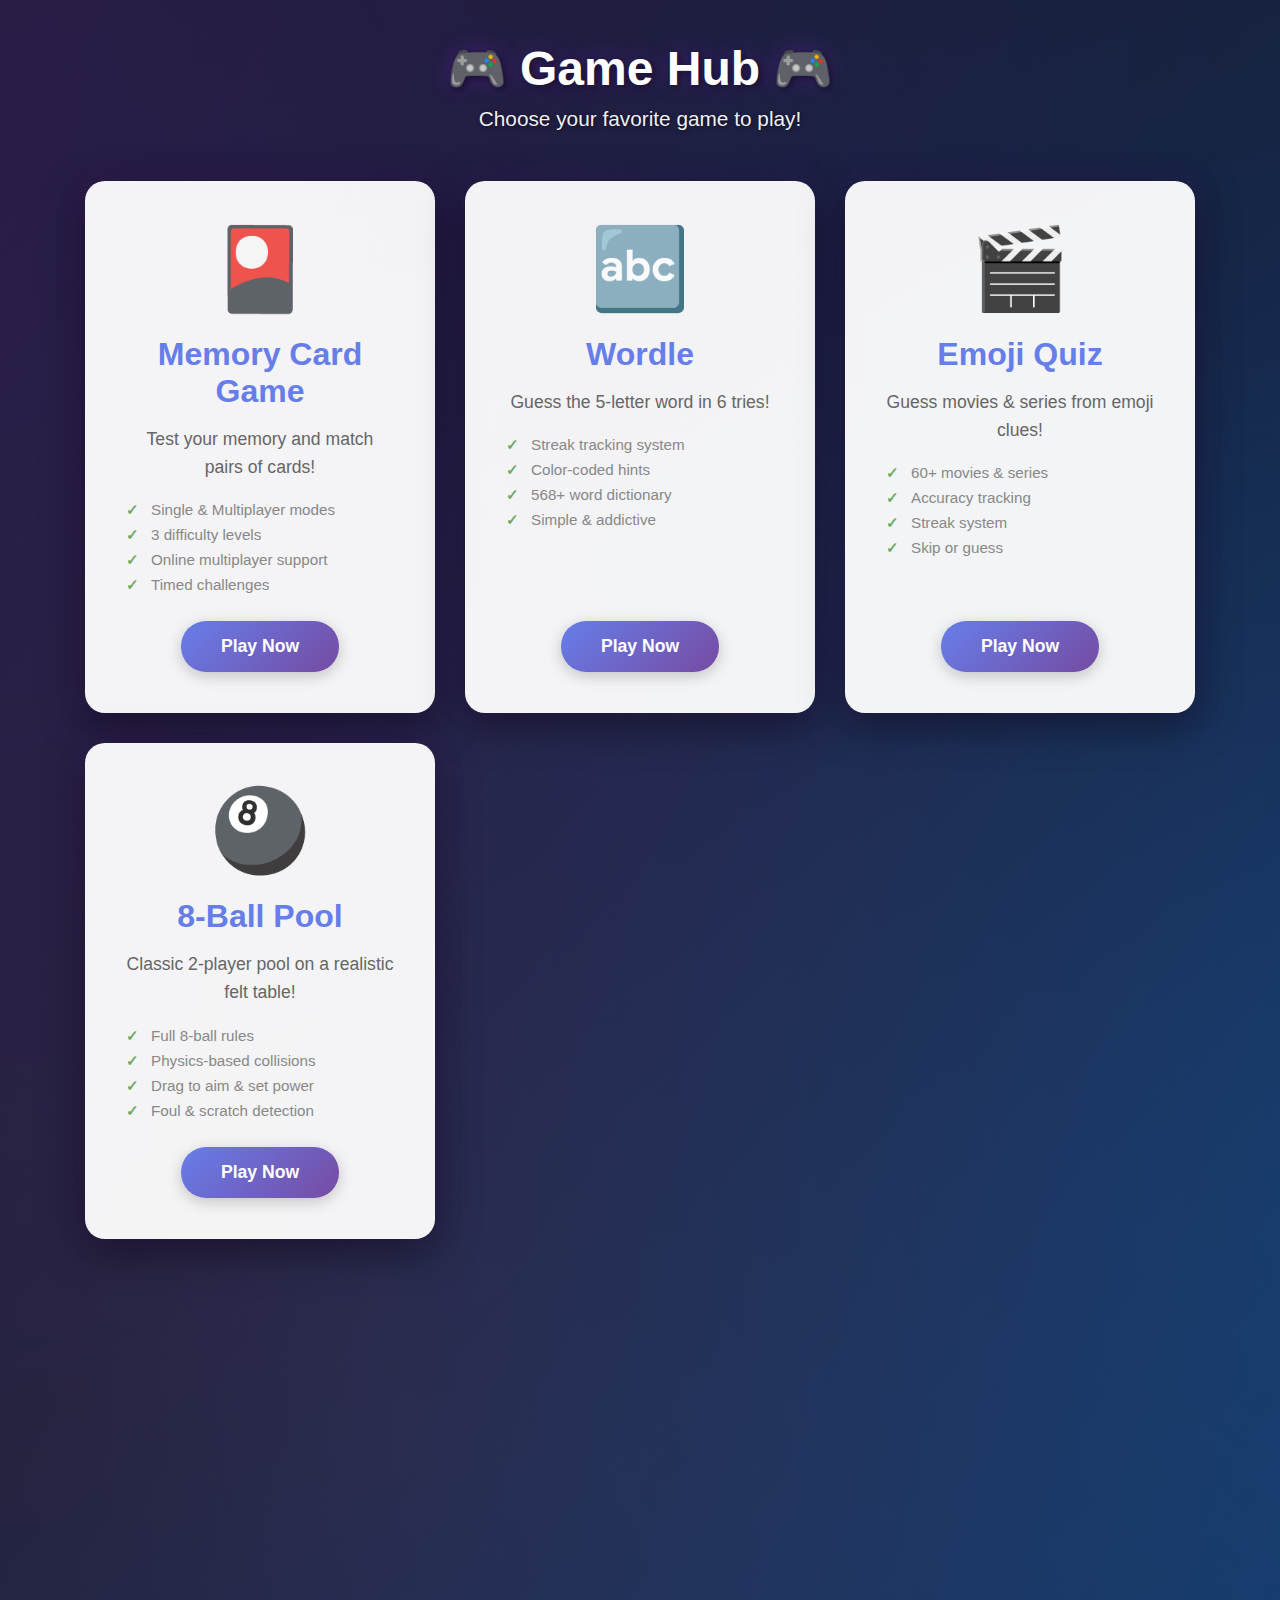
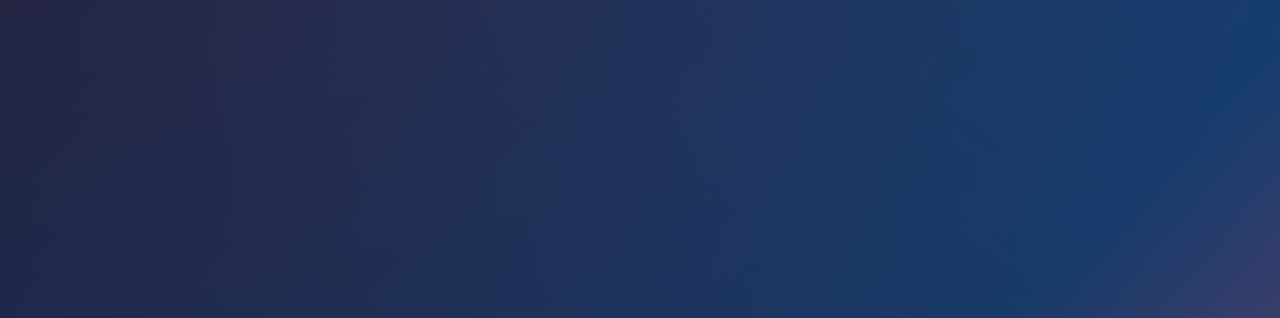
<file: index.html>
<!DOCTYPE html>
<html lang="en">
<head>
    <meta charset="UTF-8">
    <meta name="viewport" content="width=device-width, initial-scale=1.0">
    <title>Game Hub - Choose Your Game</title>
    <style>
        * {
            margin: 0;
            padding: 0;
            box-sizing: border-box;
        }

        body {
            font-family: 'Segoe UI', Tahoma, Geneva, Verdana, sans-serif;
            background: linear-gradient(-45deg, #1a1a2e, #16213e, #0f3460, #533483, #e94560, #0f3460, #16213e, #1a1a2e);
            background-size: 400% 400%;
            animation: gradientShift 20s ease infinite;
            min-height: 100vh;
            display: flex;
            flex-direction: column;
            justify-content: flex-start;
            align-items: center;
            padding: 40px 20px;
            position: relative;
            overflow-x: hidden;
            overflow-y: auto;
        }

        body::before {
            content: '';
            position: absolute;
            width: 200%;
            height: 200%;
            top: -50%;
            left: -50%;
            background: 
                radial-gradient(circle at 20% 30%, rgba(138, 43, 226, 0.15) 0%, transparent 50%),
                radial-gradient(circle at 80% 70%, rgba(30, 144, 255, 0.15) 0%, transparent 50%),
                radial-gradient(circle at 40% 80%, rgba(233, 69, 96, 0.1) 0%, transparent 50%);
            animation: floatBackground 30s ease infinite;
            pointer-events: none;
            z-index: 0;
        }

        @keyframes gradientShift {
            0% { background-position: 0% 50%; }
            25% { background-position: 100% 50%; }
            50% { background-position: 50% 100%; }
            75% { background-position: 100% 50%; }
            100% { background-position: 0% 50%; }
        }

        @keyframes floatBackground {
            0%, 100% { transform: translate(0, 0) rotate(0deg); }
            33% { transform: translate(30px, -30px) rotate(120deg); }
            66% { transform: translate(-20px, 20px) rotate(240deg); }
        }

        .header {
            text-align: center;
            margin-bottom: 50px;
            animation: fadeInDown 0.8s ease;
            position: relative;
            z-index: 1;
        }

        .header h1 {
            color: white;
            font-size: 3rem;
            text-shadow: 2px 2px 8px rgba(0, 0, 0, 0.6), 0 0 20px rgba(138, 43, 226, 0.4);
            margin-bottom: 10px;
        }

        .header p {
            color: rgba(255, 255, 255, 0.95);
            font-size: 1.3rem;
            text-shadow: 1px 1px 4px rgba(0, 0, 0, 0.5);
        }

        .game-grid {
            display: grid;
            grid-template-columns: repeat(auto-fit, minmax(300px, 350px));
            gap: 30px;
            max-width: 1200px;
            width: 100%;
            justify-content: center;
            position: relative;
            z-index: 1;
        }

        .game-card {
            background: rgba(255, 255, 255, 0.95);
            border-radius: 20px;
            padding: 40px;
            box-shadow: 0 10px 40px rgba(0, 0, 0, 0.5), 0 0 30px rgba(138, 43, 226, 0.15);
            cursor: pointer;
            transition: all 0.3s ease;
            text-decoration: none;
            color: inherit;
            display: flex;
            flex-direction: column;
            align-items: center;
            text-align: center;
            animation: fadeInUp 0.8s ease backwards;
            border: 1px solid rgba(255, 255, 255, 0.2);
        }

        .game-card:nth-child(1) {
            animation-delay: 0.2s;
        }

        .game-card:nth-child(2) {
            animation-delay: 0.4s;
        }

        .game-card:nth-child(3) {
            animation-delay: 0.6s;
        }

        .game-card:nth-child(4) {
            animation-delay: 0.8s;
        }

        .game-card:hover {
            transform: translateY(-10px) scale(1.02);
            box-shadow: 0 15px 50px rgba(0, 0, 0, 0.4);
        }

        .game-icon {
            font-size: 5rem;
            margin-bottom: 20px;
            animation: bounce 2s ease infinite;
        }

        .game-card:hover .game-icon {
            animation: spin 0.6s ease;
        }

        @keyframes spin {
            0% { transform: rotate(0deg) scale(1); }
            50% { transform: rotate(180deg) scale(1.2); }
            100% { transform: rotate(360deg) scale(1); }
        }

        .game-card h2 {
            color: #667eea;
            font-size: 2rem;
            margin-bottom: 15px;
        }

        .game-card p {
            color: #666;
            font-size: 1.1rem;
            line-height: 1.6;
            margin-bottom: 20px;
        }

        .game-card .features {
            list-style: none;
            margin-bottom: 20px;
            text-align: left;
            width: 100%;
        }

        .game-card .features li {
            color: #888;
            font-size: 0.95rem;
            margin-bottom: 8px;
            padding-left: 25px;
            position: relative;
        }

        .game-card .features li::before {
            content: '✓';
            position: absolute;
            left: 0;
            color: #6aaa64;
            font-weight: bold;
        }

        .play-btn {
            background: linear-gradient(135deg, #667eea 0%, #764ba2 100%);
            color: white;
            border: none;
            padding: 15px 40px;
            border-radius: 25px;
            font-size: 1.1rem;
            font-weight: bold;
            cursor: pointer;
            transition: all 0.3s;
            box-shadow: 0 4px 15px rgba(0, 0, 0, 0.2);
            margin-top: auto;
        }

        .play-btn:hover {
            transform: translateY(-2px);
            box-shadow: 0 6px 20px rgba(0, 0, 0, 0.3);
        }

        @keyframes fadeInDown {
            from {
                opacity: 0;
                transform: translateY(-30px);
            }
            to {
                opacity: 1;
                transform: translateY(0);
            }
        }

        @keyframes fadeInUp {
            from {
                opacity: 0;
                transform: translateY(30px);
            }
            to {
                opacity: 1;
                transform: translateY(0);
            }
        }

        @keyframes bounce {
            0%, 100% {
                transform: translateY(0);
            }
            50% {
                transform: translateY(-10px);
            }
        }

        @media (max-width: 768px) {
            .header h1 {
                font-size: 2rem;
            }

            .header p {
                font-size: 1rem;
            }

            .game-grid {
                grid-template-columns: 1fr;
                gap: 20px;
            }

            .game-card {
                padding: 30px;
            }

            .game-icon {
                font-size: 4rem;
            }

            .game-card h2 {
                font-size: 1.5rem;
            }
        }

        @media (prefers-reduced-motion: reduce) {
            *,
            *::before,
            *::after {
                animation-duration: 0.01ms !important;
                animation-iteration-count: 1 !important;
                transition-duration: 0.01ms !important;
            }
        }
    </style>
</head>
<body>
    <div class="header">
        <h1>🎮 Game Hub 🎮</h1>
        <p>Choose your favorite game to play!</p>
    </div>

    <div class="game-grid">
        <!-- Memory Card Game -->
        <a href="memoryGame/game.html" class="game-card">
            <div class="game-icon">🎴</div>
            <h2>Memory Card Game</h2>
            <p>Test your memory and match pairs of cards!</p>
            <ul class="features">
                <li>Single & Multiplayer modes</li>
                <li>3 difficulty levels</li>
                <li>Online multiplayer support</li>
                <li>Timed challenges</li>
            </ul>
            <button class="play-btn">Play Now</button>
        </a>

        <!-- Wordle Game -->
        <a href="wordle/index.html" class="game-card">
            <div class="game-icon">🔤</div>
            <h2>Wordle</h2>
            <p>Guess the 5-letter word in 6 tries!</p>
            <ul class="features">
                <li>Streak tracking system</li>
                <li>Color-coded hints</li>
                <li>568+ word dictionary</li>
                <li>Simple & addictive</li>
            </ul>
            <button class="play-btn">Play Now</button>
        </a>

        <!-- Emoji Quiz -->
        <a href="emojiQuiz/index.html" class="game-card">
            <div class="game-icon">🎬</div>
            <h2>Emoji Quiz</h2>
            <p>Guess movies & series from emoji clues!</p>
            <ul class="features">
                <li>60+ movies & series</li>
                <li>Accuracy tracking</li>
                <li>Streak system</li>
                <li>Skip or guess</li>
            </ul>
            <button class="play-btn">Play Now</button>
        </a>
        <!-- Pool Table Game -->
        <a href="poolGame/game.html" class="game-card">
            <div class="game-icon">🎱</div>
            <h2>8-Ball Pool</h2>
            <p>Classic 2-player pool on a realistic felt table!</p>
            <ul class="features">
                <li>Full 8-ball rules</li>
                <li>Physics-based collisions</li>
                <li>Drag to aim &amp; set power</li>
                <li>Foul &amp; scratch detection</li>
            </ul>
            <button class="play-btn">Play Now</button>
        </a>    </div>
</body>
</html>
</file>
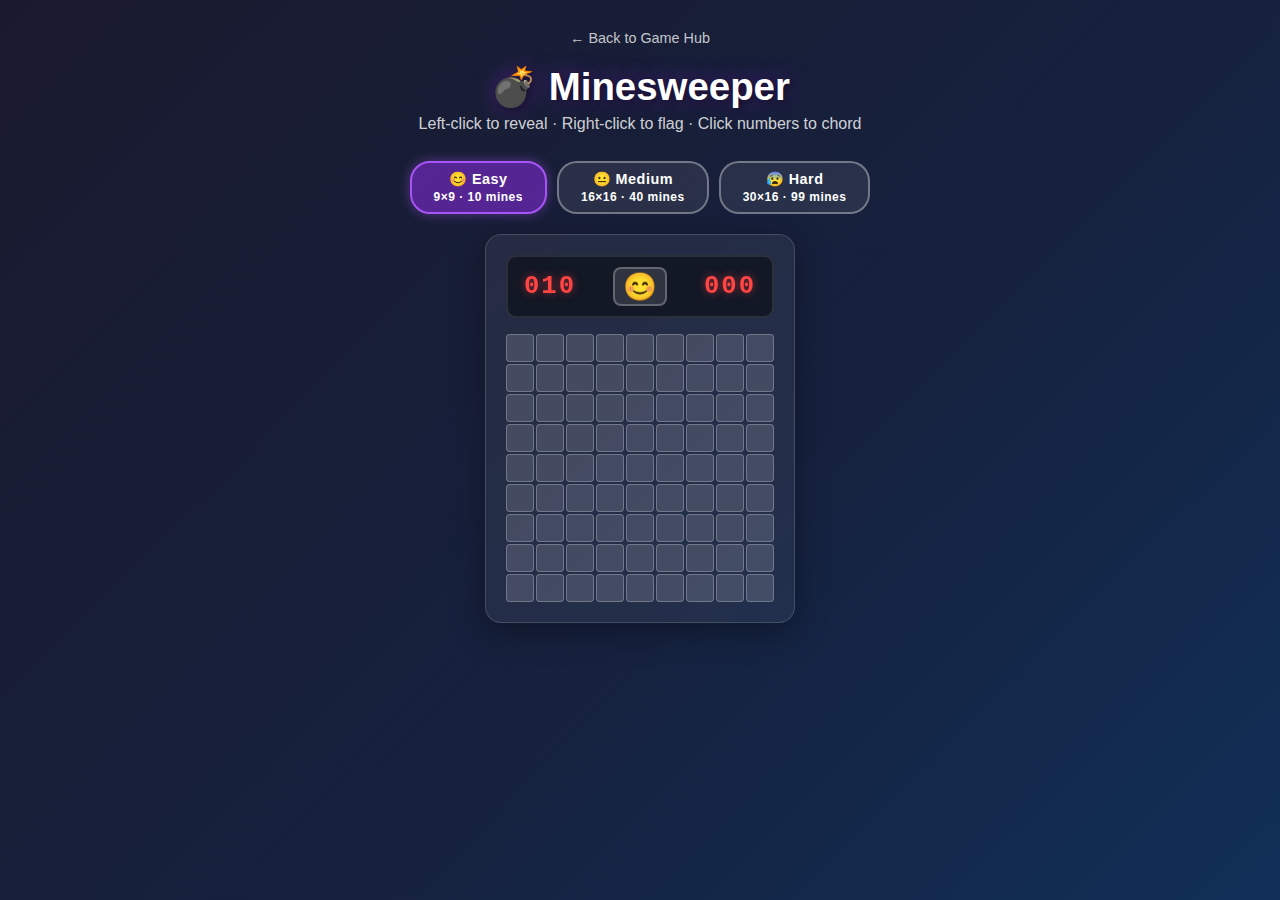
<file: minesweeper/index.html>
<!DOCTYPE html>
<html lang="en">
<head>
    <meta charset="UTF-8">
    <meta name="viewport" content="width=device-width, initial-scale=1.0">
    <title>Minesweeper</title>
    <link rel="stylesheet" href="visuals/styles.css">
</head>
<body>

    <a href="../index.html" class="back-link">← Back to Game Hub</a>

    <div class="header">
        <h1>💣 Minesweeper</h1>
        <p>Left-click to reveal · Right-click to flag · Click numbers to chord</p>
    </div>

    <!-- Difficulty selector -->
    <div class="difficulty-bar">
        <button class="diff-btn active" data-diff="easy"   onclick="selectDifficulty('easy')">😊 Easy<br><small>9×9 · 10 mines</small></button>
        <button class="diff-btn"        data-diff="medium" onclick="selectDifficulty('medium')">😐 Medium<br><small>16×16 · 40 mines</small></button>
        <button class="diff-btn"        data-diff="hard"   onclick="selectDifficulty('hard')">😰 Hard<br><small>30×16 · 99 mines</small></button>
    </div>

    <!-- Game container -->
    <div class="game-container">
        <!-- HUD -->
        <div class="hud">
            <span class="hud-display" id="mine-count">010</span>
            <button id="face-btn" title="New game" onclick="newGame()">😊</button>
            <span class="hud-display" id="timer">000</span>
        </div>

        <!-- Board -->
        <div id="board"></div>
    </div>

    <!-- Win / Loss overlay -->
    <div class="overlay" id="overlay">
        <div class="overlay-card">
            <h2 id="overlay-title"></h2>
            <p  id="overlay-msg"></p>
            <button class="play-again-btn" onclick="newGame()">Play Again</button>
            <button class="play-again-btn secondary" onclick="hideOverlay()">View Board</button>
        </div>
    </div>

    <!-- Scripts -->
    <script src="gameLogic/game-state.js"></script>
    <script src="gameLogic/game-logic.js"></script>
    <script>
        function selectDifficulty(diff) {
            document.querySelectorAll('.diff-btn').forEach(b => b.classList.remove('active'));
            document.querySelector(`[data-diff="${diff}"]`).classList.add('active');
            currentDifficulty = diff;
            initGame(diff);
        }

        function newGame() {
            initGame(currentDifficulty);
        }

        // Prevent context menu on the board
        document.addEventListener('contextmenu', e => {
            if (e.target.classList.contains('cell')) e.preventDefault();
        });

        // Kick off with easy mode
        initGame('easy');
    </script>
</body>
</html>
</file>
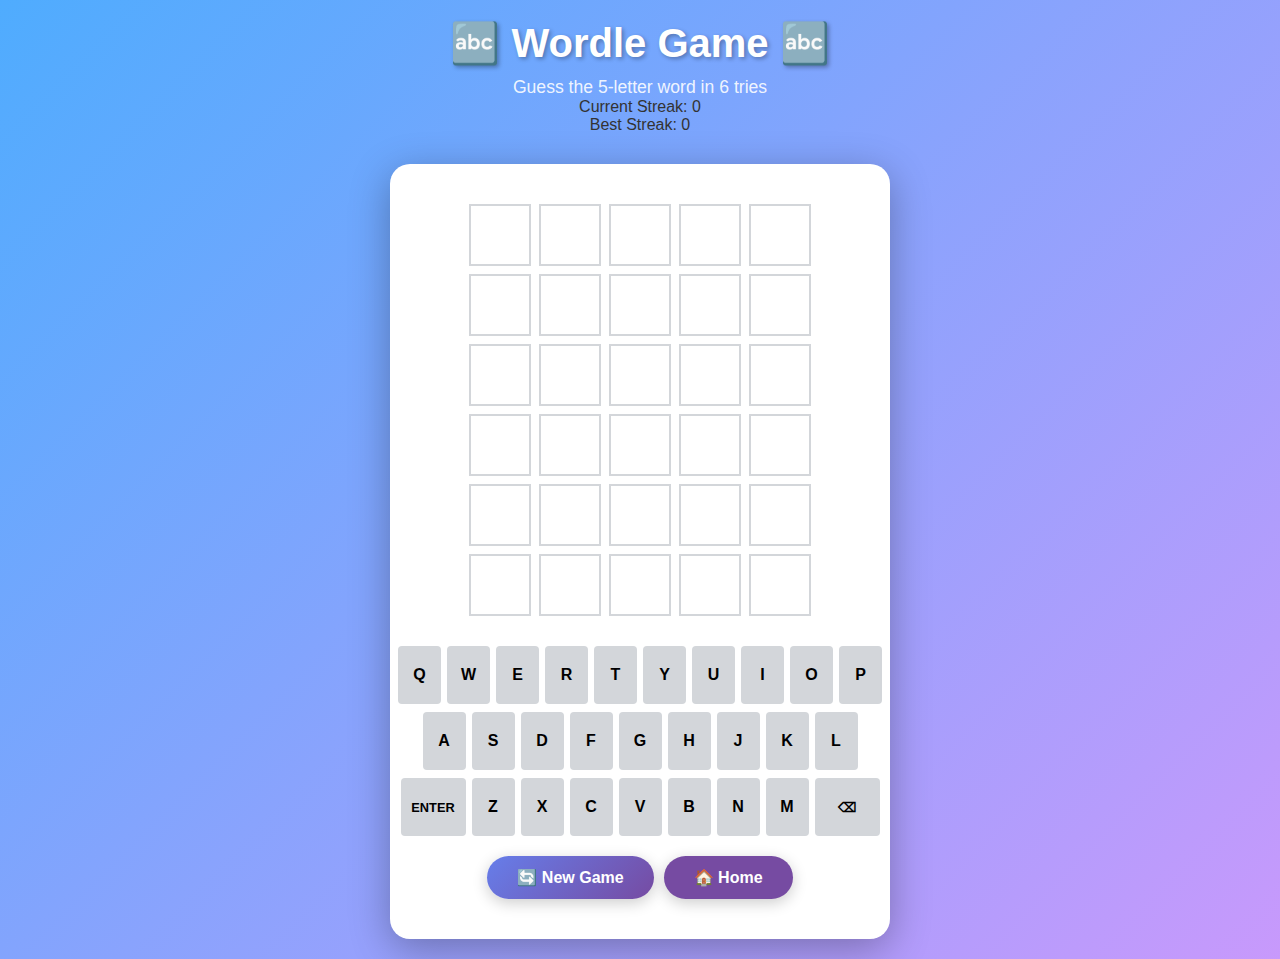
<file: wordle/index.html>
<!DOCTYPE html>
<html lang="en">
<head>
    <meta charset="UTF-8">
    <meta name="viewport" content="width=device-width, initial-scale=1.0">
    <title>Wordle Game</title>
    <link rel="stylesheet" href="visuals/styles.css">
</head>
<body>
    <div class="header">
        <h1>🔤 Wordle Game 🔤</h1>
        <p>Guess the 5-letter word in 6 tries</p>
        <div class="streak-container">
            <div class="streak-item">
                <span class="streak-label">Current Streak:</span>
                <span class="streak-value" id="current-streak">0</span>
            </div>
            <div class="streak-item">
                <span class="streak-label">Best Streak:</span>
                <span class="streak-value" id="best-streak">0</span>
            </div>
        </div>
    </div>

    <div class="game-container">
        <div class="game-board" id="game-board">
            <!-- Board will be generated by JavaScript -->
        </div>

        <div class="keyboard" id="keyboard">
            <!-- Keyboard will be generated by JavaScript -->
        </div>

        <div class="controls">
            <button class="btn" id="new-game-btn">🔄 New Game</button>
            <button class="btn btn-secondary" id="back-to-home-btn">🏠 Home</button>
        </div>
    </div>

    <!-- Message -->
    <div class="message" id="message"></div>

    <!-- Game Over Modal -->
    <div class="modal hidden" id="game-over-modal">
        <div class="modal-content">
            <h2 id="game-over-title">🎉 Congratulations! 🎉</h2>
            <p id="game-over-message">You guessed the word!</p>
            <button class="btn" id="modal-new-game-btn">🎮 Play Again</button>
        </div>
    </div>

    <script src="gameLogic/game-state.js"></script>
    <script src="gameLogic/game-logic.js"></script>
</body>
</html>
</file>
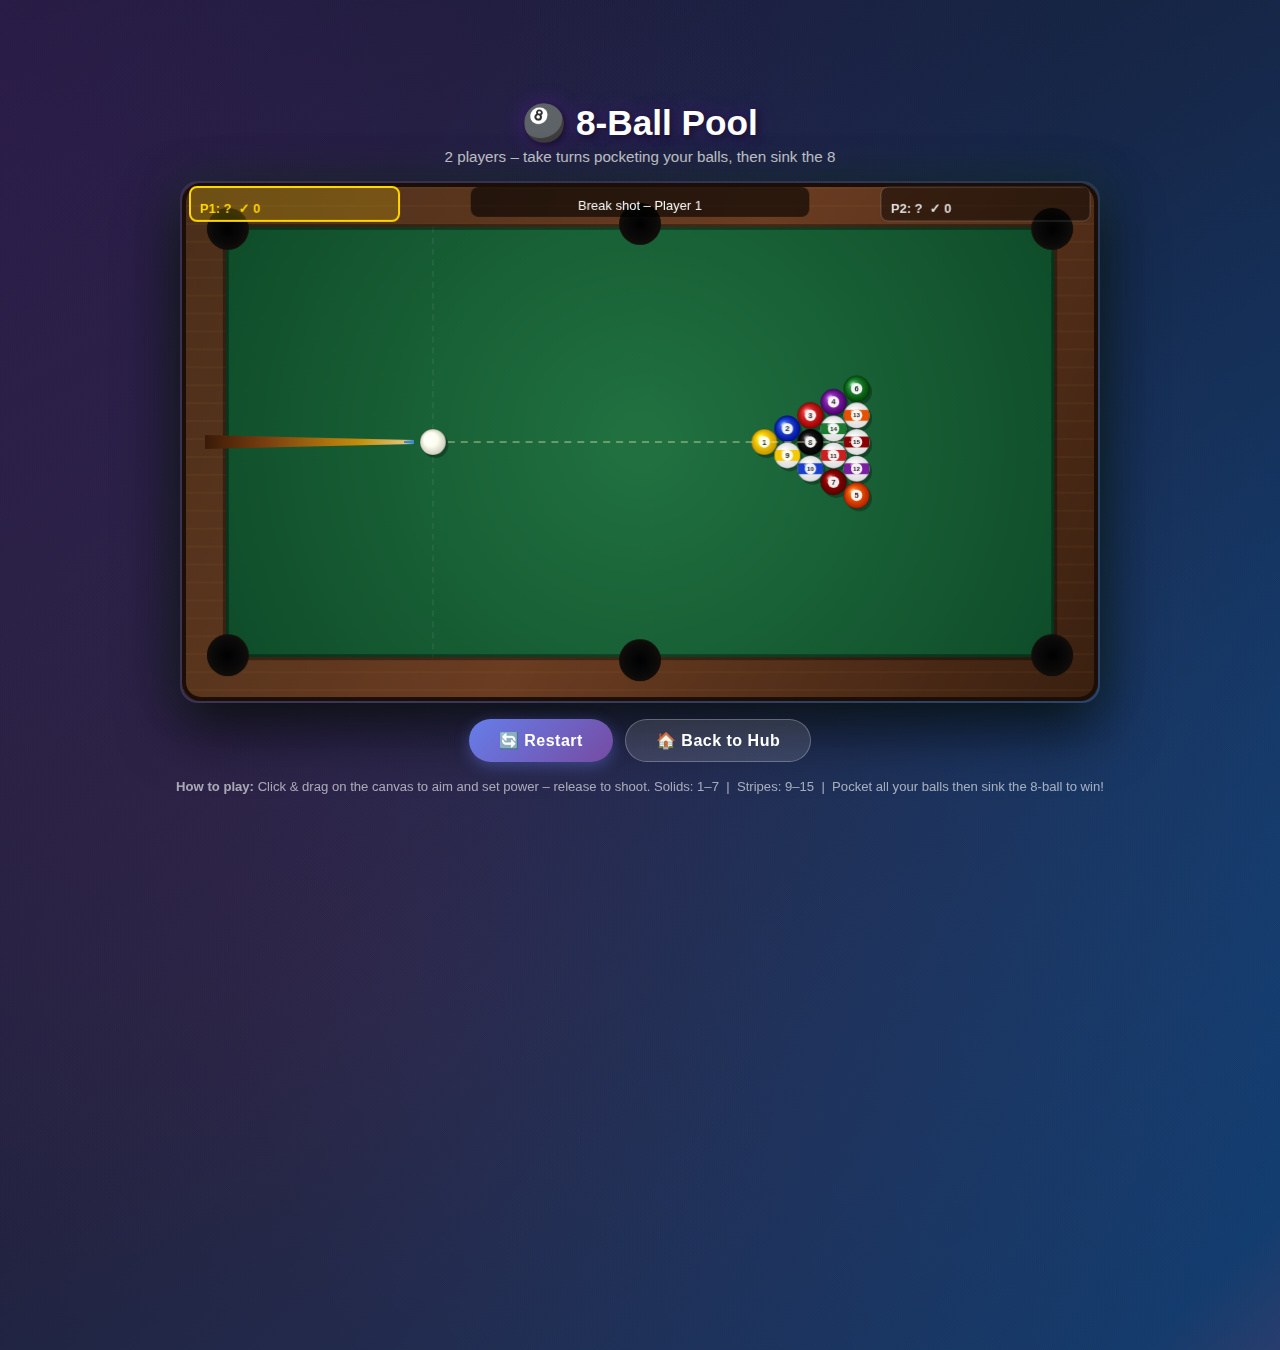
<file: poolGame/game.html>
<!DOCTYPE html>
<html lang="en">
<head>
    <meta charset="UTF-8">
    <meta name="viewport" content="width=device-width, initial-scale=1.0">
    <title>Pool Table – 8-Ball</title>
    <link rel="stylesheet" href="visuals/styles.css">
</head>
<body>

    <div class="header">
        <h1>🎱 8-Ball Pool</h1>
        <p>2 players – take turns pocketing your balls, then sink the 8</p>
    </div>

    <div class="canvas-wrapper">
        <canvas id="pool-canvas" width="920" height="520"></canvas>
    </div>

    <div class="controls">
        <button class="btn btn-primary"   id="restart-btn">🔄 Restart</button>
        <button class="btn btn-secondary" id="back-btn">🏠 Back to Hub</button>
    </div>

    <div class="instructions">
        <strong>How to play:</strong>
        Click &amp; drag on the canvas to aim and set power – release to shoot.
        Solids: 1–7 &nbsp;|&nbsp; Stripes: 9–15 &nbsp;|&nbsp;
        Pocket all your balls then sink the 8-ball to win!
    </div>

    <script src="gameLogic/game-state.js"></script>
    <script src="gameLogic/physics.js"></script>
    <script src="gameLogic/game-logic.js"></script>
</body>
</html>
</file>
<file: minesweeper/visuals/styles.css>
* {
    margin: 0;
    padding: 0;
    box-sizing: border-box;
}

body {
    font-family: 'Segoe UI', Tahoma, Geneva, Verdana, sans-serif;
    background: linear-gradient(-45deg, #1a1a2e, #16213e, #0f3460, #533483, #e94560, #0f3460, #16213e, #1a1a2e);
    background-size: 400% 400%;
    animation: gradientShift 20s ease infinite;
    min-height: 100vh;
    display: flex;
    flex-direction: column;
    align-items: center;
    padding: 30px 20px 60px;
    color: #fff;
}

@keyframes gradientShift {
    0%   { background-position: 0% 50%; }
    25%  { background-position: 100% 50%; }
    50%  { background-position: 50% 100%; }
    75%  { background-position: 100% 50%; }
    100% { background-position: 0% 50%; }
}

/* ── Header ─────────────────────────────────────────────────── */
.header {
    text-align: center;
    margin-bottom: 28px;
    animation: fadeInDown 0.6s ease;
}

.header h1 {
    font-size: 2.4rem;
    text-shadow: 2px 2px 8px rgba(0,0,0,.6), 0 0 20px rgba(138,43,226,.5);
    margin-bottom: 6px;
}

.header p {
    font-size: 1rem;
    color: rgba(255,255,255,.8);
}

.back-link {
    display: inline-block;
    margin-bottom: 18px;
    color: rgba(255,255,255,.75);
    text-decoration: none;
    font-size: .9rem;
    transition: color .2s;
}
.back-link:hover { color: #fff; }

@keyframes fadeInDown {
    from { opacity: 0; transform: translateY(-20px); }
    to   { opacity: 1; transform: translateY(0); }
}

/* ── Difficulty selector ────────────────────────────────────── */
.difficulty-bar {
    display: flex;
    gap: 10px;
    margin-bottom: 20px;
    flex-wrap: wrap;
    justify-content: center;
}

.diff-btn {
    padding: 8px 22px;
    border: 2px solid rgba(255,255,255,.35);
    border-radius: 20px;
    background: rgba(255,255,255,.08);
    color: #fff;
    font-size: .9rem;
    font-weight: 600;
    cursor: pointer;
    transition: all .2s;
    letter-spacing: .5px;
}
.diff-btn:hover {
    background: rgba(255,255,255,.18);
    border-color: rgba(255,255,255,.7);
}
.diff-btn.active {
    background: rgba(138,43,226,.55);
    border-color: #a855f7;
    box-shadow: 0 0 12px rgba(168,85,247,.45);
}

/* ── Game container ─────────────────────────────────────────── */
.game-container {
    background: rgba(255,255,255,.06);
    backdrop-filter: blur(12px);
    border: 1px solid rgba(255,255,255,.15);
    border-radius: 16px;
    padding: 20px;
    box-shadow: 0 8px 32px rgba(0,0,0,.35);
    animation: fadeInUp .5s ease;
}

@keyframes fadeInUp {
    from { opacity: 0; transform: translateY(20px); }
    to   { opacity: 1; transform: translateY(0); }
}

/* ── HUD (mine counter + face + timer) ──────────────────────── */
.hud {
    display: flex;
    justify-content: space-between;
    align-items: center;
    background: rgba(0,0,0,.45);
    border: 2px solid rgba(255,255,255,.1);
    border-radius: 10px;
    padding: 10px 16px;
    margin-bottom: 16px;
    min-width: 200px;
}

.hud-display {
    font-family: 'Courier New', monospace;
    font-size: 1.6rem;
    font-weight: 700;
    color: #ff4444;
    text-shadow: 0 0 8px #ff444488;
    min-width: 3ch;
    text-align: center;
    letter-spacing: 2px;
}

#face-btn {
    font-size: 1.7rem;
    line-height: 1;
    background: rgba(255,255,255,.12);
    border: 2px solid rgba(255,255,255,.25);
    border-radius: 8px;
    padding: 4px 8px;
    cursor: pointer;
    transition: transform .1s, background .15s;
    user-select: none;
}
#face-btn:active  { transform: scale(.88); }
#face-btn:hover   { background: rgba(255,255,255,.22); }

/* ── Board ──────────────────────────────────────────────────── */
#board {
    display: grid;
    grid-template-columns: repeat(var(--cols), 28px);
    gap: 2px;
    user-select: none;
}

/* ── Cells ──────────────────────────────────────────────────── */
.cell {
    width: 28px;
    height: 28px;
    display: flex;
    align-items: center;
    justify-content: center;
    font-size: .75rem;
    font-weight: 800;
    border-radius: 4px;
    cursor: pointer;
    background: rgba(255,255,255,.15);
    border: 1px solid rgba(255,255,255,.25);
    transition: background .1s;
    position: relative;
}

.cell:not(.revealed):hover {
    background: rgba(255,255,255,.28);
}

.cell.revealed {
    background: rgba(0,0,0,.3);
    border-color: rgba(255,255,255,.08);
    cursor: default;
}

.cell.flagged {
    background: rgba(255,200,0,.18);
    border-color: rgba(255,200,0,.5);
}

.cell.mine {
    background: rgba(255, 80, 80, .25);
    border-color: rgba(255,80,80,.5);
}

.cell.detonated {
    background: rgba(255, 50, 50, .7);
    border-color: #ff3232;
    box-shadow: 0 0 10px #ff323288;
}

.cell.wrong-flag {
    background: rgba(255,80,80,.25);
    border-color: rgba(255,80,80,.5);
    font-size: 1rem;
}

/* ── Overlay ─────────────────────────────────────────────────── */
.overlay {
    display: none;
    position: fixed;
    inset: 0;
    background: rgba(0,0,0,.65);
    backdrop-filter: blur(6px);
    z-index: 100;
    align-items: center;
    justify-content: center;
    animation: fadeIn .3s ease;
}
.overlay.visible { display: flex; }

@keyframes fadeIn {
    from { opacity: 0; }
    to   { opacity: 1; }
}

.overlay-card {
    background: rgba(20,20,40,.92);
    border: 1px solid rgba(255,255,255,.2);
    border-radius: 18px;
    padding: 40px 50px;
    text-align: center;
    box-shadow: 0 20px 60px rgba(0,0,0,.6);
    animation: popIn .35s cubic-bezier(.175,.885,.32,1.275);
}

@keyframes popIn {
    from { opacity: 0; transform: scale(.75); }
    to   { opacity: 1; transform: scale(1); }
}

.overlay-card h2 {
    font-size: 2.4rem;
    margin-bottom: 12px;
    text-shadow: 0 0 20px rgba(168,85,247,.6);
}

.overlay-card p {
    font-size: 1.1rem;
    color: rgba(255,255,255,.8);
    margin-bottom: 28px;
}

.overlay-card .play-again-btn {
    padding: 12px 32px;
    background: linear-gradient(135deg, #7c3aed, #a855f7);
    border: none;
    border-radius: 30px;
    color: #fff;
    font-size: 1rem;
    font-weight: 700;
    cursor: pointer;
    margin: 6px;
    transition: transform .15s, box-shadow .15s;
    box-shadow: 0 4px 14px rgba(124,58,237,.5);
}
.overlay-card .play-again-btn:hover {
    transform: translateY(-2px);
    box-shadow: 0 6px 20px rgba(124,58,237,.65);
}
.overlay-card .play-again-btn.secondary {
    background: rgba(255,255,255,.1);
    box-shadow: none;
    border: 1px solid rgba(255,255,255,.25);
}
.overlay-card .play-again-btn.secondary:hover {
    background: rgba(255,255,255,.2);
    box-shadow: none;
}

/* ── Responsive ──────────────────────────────────────────────── */
@media (max-width: 600px) {
    .cell { width: 24px; height: 24px; font-size: .65rem; }
    #board { grid-template-columns: repeat(var(--cols), 24px); gap: 1px; }
    .header h1 { font-size: 1.8rem; }
}
</file>
<file: wordle/visuals/styles.css>
* {
    margin: 0;
    padding: 0;
    box-sizing: border-box;
}

body {
    font-family: 'Segoe UI', Tahoma, Geneva, Verdana, sans-serif;
    background: linear-gradient(-45deg, #667eea, #764ba2, #f093fb, #4facfe);
    background-size: 400% 400%;
    animation: gradientShift 15s ease infinite;
    min-height: 100vh;
    display: flex;
    flex-direction: column;
    align-items: center;
    padding: 20px;
    color: #333;
}

@keyframes gradientShift {
    0% { background-position: 0% 50%; }
    50% { background-position: 100% 50%; }
    100% { background-position: 0% 50%; }
}

.hidden {
    display: none !important;
}

/* Header */
.header {
    text-align: center;
    margin-bottom: 30px;
}

.header h1 {
    color: white;
    font-size: 2.5rem;
    text-shadow: 2px 2px 4px rgba(0, 0, 0, 0.3);
    margin-bottom: 10px;
}

.header p {
    color: rgba(255, 255, 255, 0.9);
    font-size: 1.1rem;
}

/* Game Container */
.game-container {
    background: white;
    border-radius: 20px;
    padding: 40px;
    box-shadow: 0 10px 40px rgba(0, 0, 0, 0.3);
    max-width: 500px;
    width: 100%;
}

/* Game Board */
.game-board {
    display: flex;
    flex-direction: column;
    gap: 8px;
    margin-bottom: 30px;
}

.tile-row {
    display: flex;
    gap: 8px;
    justify-content: center;
}

.tile-row.shake {
    animation: shake 0.3s;
}

@keyframes shake {
    0%, 100% { transform: translateX(0); }
    25% { transform: translateX(-10px); }
    75% { transform: translateX(10px); }
}

.tile {
    width: 62px;
    height: 62px;
    border: 2px solid #d3d6da;
    display: flex;
    align-items: center;
    justify-content: center;
    font-size: 2rem;
    font-weight: bold;
    text-transform: uppercase;
    transition: border-color 0.2s;
}

.tile.filled {
    border-color: #878a8c;
    animation: pop 0.1s;
}

@keyframes pop {
    0% { transform: scale(1); }
    50% { transform: scale(1.1); }
    100% { transform: scale(1); }
}

.tile.flip {
    animation: flip 0.5s;
}

@keyframes flip {
    0% { transform: rotateX(0); }
    50% { transform: rotateX(90deg); }
    100% { transform: rotateX(0); }
}

.tile.correct {
    background: #6aaa64;
    border-color: #6aaa64;
    color: white;
}

.tile.present {
    background: #c9b458;
    border-color: #c9b458;
    color: white;
}

.tile.absent {
    background: #787c7e;
    border-color: #787c7e;
    color: white;
}

/* Keyboard */
.keyboard {
    display: flex;
    flex-direction: column;
    gap: 8px;
    margin-bottom: 20px;
}

.keyboard-row {
    display: flex;
    gap: 6px;
    justify-content: center;
}

.key {
    min-width: 43px;
    height: 58px;
    border: none;
    border-radius: 4px;
    background: #d3d6da;
    color: #000;
    font-size: 1rem;
    font-weight: bold;
    cursor: pointer;
    transition: all 0.2s;
    text-transform: uppercase;
    padding: 0 8px;
}

.key:hover {
    background: #c3c6ca;
    transform: translateY(-2px);
}

.key:active {
    transform: translateY(0);
}

.key.key-large {
    min-width: 65px;
    font-size: 0.8rem;
}

.key.correct {
    background: #6aaa64;
    color: white;
}

.key.present {
    background: #c9b458;
    color: white;
}

.key.absent {
    background: #787c7e;
    color: white;
}

/* Controls */
.controls {
    display: flex;
    gap: 10px;
    justify-content: center;
}

.btn {
    padding: 12px 30px;
    border: none;
    border-radius: 25px;
    background: linear-gradient(135deg, #667eea 0%, #764ba2 100%);
    color: white;
    font-size: 1rem;
    font-weight: bold;
    cursor: pointer;
    transition: all 0.3s;
    box-shadow: 0 4px 15px rgba(0, 0, 0, 0.2);
}

.btn:hover {
    transform: translateY(-2px);
    box-shadow: 0 6px 20px rgba(0, 0, 0, 0.3);
}

.btn:active {
    transform: translateY(0);
}

.btn-secondary {
    background: #764ba2;
}

/* Message */
.message {
    position: fixed;
    top: 100px;
    left: 50%;
    transform: translateX(-50%) translateY(-20px);
    background: #333;
    color: white;
    padding: 15px 30px;
    border-radius: 10px;
    font-weight: bold;
    opacity: 0;
    transition: all 0.3s;
    pointer-events: none;
    z-index: 1000;
}

.message.show {
    opacity: 1;
    transform: translateX(-50%) translateY(0);
}

/* Modal */
.modal {
    position: fixed;
    top: 0;
    left: 0;
    width: 100%;
    height: 100%;
    background: rgba(0, 0, 0, 0.8);
    display: flex;
    justify-content: center;
    align-items: center;
    z-index: 1000;
    animation: fadeIn 0.3s;
}

@keyframes fadeIn {
    from { opacity: 0; }
    to { opacity: 1; }
}

.modal-content {
    background: white;
    padding: 40px;
    border-radius: 20px;
    text-align: center;
    max-width: 400px;
    box-shadow: 0 10px 40px rgba(0, 0, 0, 0.3);
    animation: slideIn 0.4s;
}

@keyframes slideIn {
    from {
        transform: translateY(-50px);
        opacity: 0;
    }
    to {
        transform: translateY(0);
        opacity: 1;
    }
}

.modal-content h2 {
    color: #667eea;
    margin-bottom: 20px;
    font-size: 2rem;
}

.modal-content p {
    color: #666;
    font-size: 1.2rem;
    margin-bottom: 30px;
}

/* Responsive */
@media (max-width: 600px) {
    body {
        padding: 10px;
    }
    
    .header h1 {
        font-size: 2rem;
    }
    
    .game-container {
        padding: 20px;
    }
    
    .tile {
        width: 52px;
        height: 52px;
        font-size: 1.5rem;
    }
    
    .key {
        min-width: 35px;
        height: 50px;
        font-size: 0.9rem;
    }
    
    .key.key-large {
        min-width: 55px;
    }
}

@media (prefers-reduced-motion: reduce) {
    *,
    *::before,
    *::after {
        animation-duration: 0.01ms !important;
        animation-iteration-count: 1 !important;
        transition-duration: 0.01ms !important;
    }
}
</file>
<file: poolGame/visuals/styles.css>
* {
    margin: 0;
    padding: 0;
    box-sizing: border-box;
}

body {
    font-family: 'Segoe UI', Tahoma, Geneva, Verdana, sans-serif;
    background: linear-gradient(-45deg, #1a1a2e, #16213e, #0f3460, #533483, #e94560, #0f3460, #16213e, #1a1a2e);
    background-size: 400% 400%;
    animation: gradientShift 20s ease infinite;
    min-height: 100vh;
    display: flex;
    flex-direction: column;
    align-items: center;
    justify-content: center;
    padding: 20px;
    color: white;
    position: relative;
    overflow: hidden;
}

body::before {
    content: '';
    position: absolute;
    width: 200%;
    height: 200%;
    top: -50%;
    left: -50%;
    background:
        radial-gradient(circle at 20% 30%, rgba(138, 43, 226, 0.15) 0%, transparent 50%),
        radial-gradient(circle at 80% 70%, rgba(30, 144, 255, 0.15) 0%, transparent 50%),
        radial-gradient(circle at 40% 80%, rgba(233, 69, 96, 0.1) 0%, transparent 50%);
    animation: floatBackground 30s ease infinite;
    pointer-events: none;
    z-index: 0;
}

@keyframes gradientShift {
    0%   { background-position: 0%   50%; }
    25%  { background-position: 100% 50%; }
    50%  { background-position: 50%  100%; }
    75%  { background-position: 100% 50%; }
    100% { background-position: 0%   50%; }
}

@keyframes floatBackground {
    0%, 100% { transform: translate(0, 0) rotate(0deg); }
    33%       { transform: translate(30px, -30px) rotate(120deg); }
    66%       { transform: translate(-20px, 20px) rotate(240deg); }
}

.header {
    text-align: center;
    margin-bottom: 16px;
    position: relative;
    z-index: 1;
}

.header h1 {
    font-size: 2.2em;
    text-shadow: 2px 2px 8px rgba(0,0,0,0.6), 0 0 20px rgba(138, 43, 226, 0.4);
    margin-bottom: 4px;
}

.header p {
    font-size: 0.95em;
    opacity: 0.75;
}

.canvas-wrapper {
    position: relative;
    z-index: 1;
    max-width: 920px;
    width: 100%;
}

#pool-canvas {
    width: 100%;
    border-radius: 18px;
    display: block;
    cursor: crosshair;
    box-shadow:
        0 24px 60px rgba(0, 0, 0, 0.7),
        0 0   40px rgba(30, 80, 30,  0.35),
        inset 0 1px 1px rgba(255,255,255,0.06);
    border: 2px solid rgba(255,255,255,0.08);
}

.controls {
    display: flex;
    gap: 12px;
    justify-content: center;
    margin-top: 16px;
    position: relative;
    z-index: 1;
}

.btn {
    padding: 11px 30px;
    font-size: 1em;
    font-weight: 700;
    border: none;
    border-radius: 25px;
    cursor: pointer;
    transition: all 0.25s ease;
    letter-spacing: 0.5px;
}

.btn-primary {
    background: linear-gradient(135deg, #667eea 0%, #764ba2 100%);
    color: white;
    box-shadow: 0 4px 15px rgba(102, 126, 234, 0.4);
}
.btn-primary:hover {
    transform: translateY(-2px);
    box-shadow: 0 8px 22px rgba(102, 126, 234, 0.55);
}

.btn-secondary {
    background: rgba(255,255,255,0.12);
    color: white;
    border: 1.5px solid rgba(255,255,255,0.25);
}
.btn-secondary:hover {
    background: rgba(255,255,255,0.22);
    transform: translateY(-2px);
}

.instructions {
    margin-top: 14px;
    font-size: 0.82em;
    opacity: 0.6;
    text-align: center;
    position: relative;
    z-index: 1;
    line-height: 1.7;
}

@media (max-width: 700px) {
    body { padding: 10px; }
    .header h1 { font-size: 1.5em; }
    .btn { padding: 9px 22px; font-size: 0.9em; }
}
</file>
